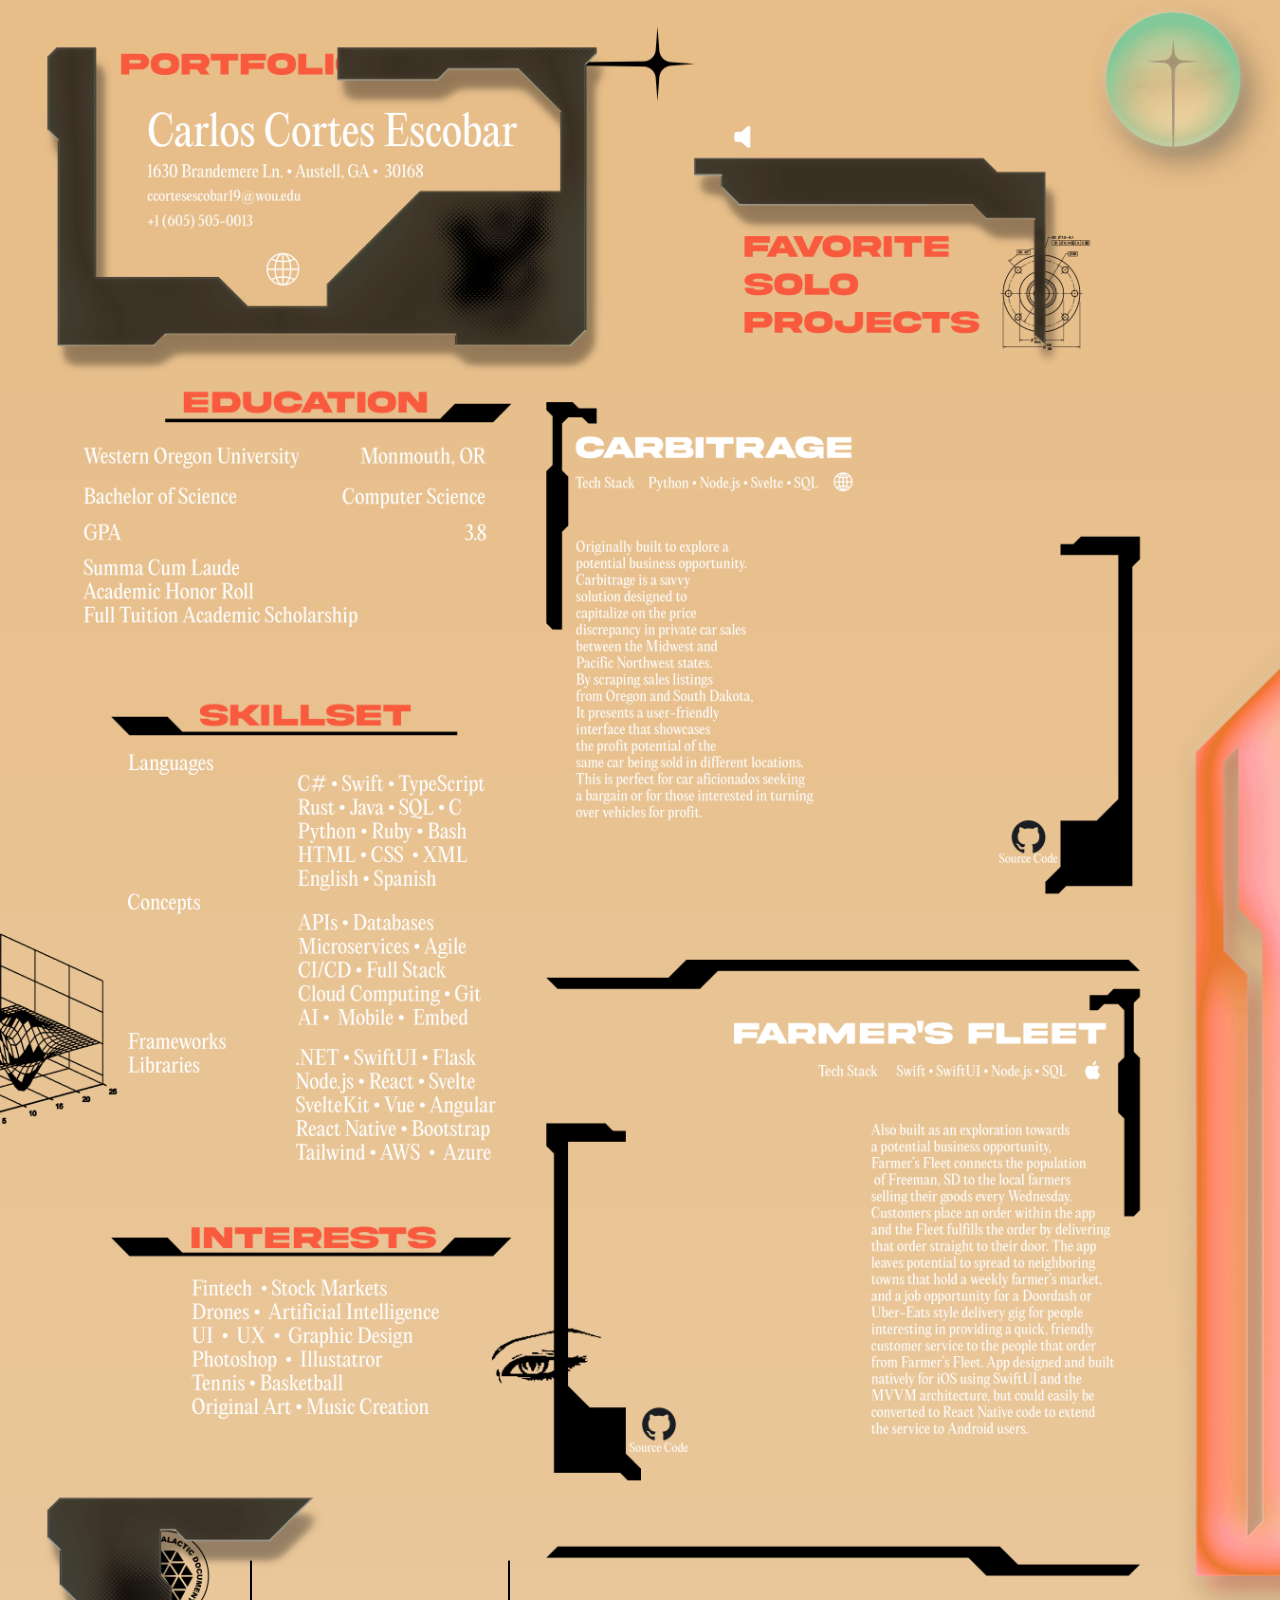
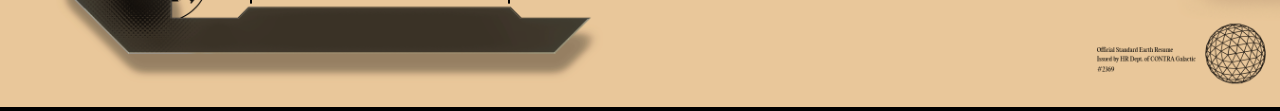
<file: index.html>
<!DOCTYPE html>
<html lang="en">
<head>
    <meta charset="UTF-8">
    <meta name="viewport" content="width=device-width, initial-scale=1.0">
    <title>Carlos Cortes Escobar's Portfolio</title>
    <link rel="stylesheet" href="./src/style.css">
    <script src="./src/script.js"></script>
    <link rel="stylesheet" href="https://cdnjs.cloudflare.com/ajax/libs/font-awesome/6.4.0/css/all.min.css" integrity="sha512-iecdLmaskl7CVkqkXNQ/ZH/XLlvWZOJyj7Yy7tcenmpD1ypASozpmT/E0iPtmFIB46ZmdtAc9eNBvH0H/ZpiBw==" crossorigin="anonymous" referrerpolicy="no-referrer" />

</head>
<body>

    <div class="wrapper">
        <img class="bg" src="./src/assets/images/portfolio.png" alt="">
        <a class="kfoo" href="https://kung.foo/carlos" target="_blank"></a>
        <a class="carbit" href="https://github.com/CarlosCortesEscobar/Carbitrage" target="_blank"></a>
        <a class="ffleet" href="https://github.com/CarlosCortesEscobar" target="_blank"></a>

        <div class="music">
            <audio class="player" src="./src/assets/audio/diana.mp3"></audio>
            <img class="spkr" id="spkrI" src="./src/assets/images/speakeron.png" style="visibility: hidden;" alt="">
            <img class="spkr" id="spkrO" src="./src/assets/images/speakeroff.png" alt="">
        </div>

        <div class="scroll-container">
            <div class="scroll-text">
                • DILIGENCE • AMBITION • INTEGRITY • LOYALTY • ACUMEN • 
            </div>
        </div>
    </div>
</body>
</html>
</file>
<file: src/style.css>
@font-face {
    font-family: 'HEXCO';
    src: url('./assets/fonts/HEXCO.otf'); 
}

body {
    margin: 0px;
    background-color: #000;
}

.wrapper {
    position: relative;
    width: 100%;
}

.bg {
    width: 100%;
    height: auto;
}

.kfoo {
    height: 2.2%;
    width: 3%;
    border-radius: 50%;
    position: absolute;
    top: 15.7%;
    left: 22.1%;
    transform: translate(-50%, -50%);
}

.spkr {
    height: 1.3%;
    position: absolute;
    top: 8%;
    left: 58%;
    transform: translate(-50%, -50%);
}

.spkr:hover {
    cursor: pointer;
}

.spkr:first-of-type {
    left: 58.5%;
    visibility: visible;
}

.carbit, .ffleet {
    height: 2.9%;
    width: 4.7%;
    position: absolute;
    transform: translate(-50%, -50%);
}

.carbit {
    top: 49.2%;
    left: 80.4%;
}

.ffleet {
    top: 83.7%;
    left: 51.5%;
}

.scroll-container {
    height: 2.5%;
    width: 20%;
    top: 92.5%;
    left: 29.7%;
    position: absolute;
    transform: translate(-50%, -50%);
    overflow: hidden;
    color: #fff;
    display: flex;
    align-items: center;
    border-left: 2px solid #000;
    border-right: 2px solid #000;
}

.scroll-text {
    font-family: 'HEXCO';
    font-size: 200%;
    line-height: 1;
    white-space: nowrap; 
    transform: translateX(100%);
    animation: scroll-anime 8s linear infinite;
}

@keyframes scroll-anime {
    from {
    transform: translateX(35%);
    }
    to {
    transform: translateX(-100%);
    }
}

@media screen and (max-width: 800px) {
    .scroll-container {
        border-left: 1px solid #000;
        border-right: 1px solid #000;
    }

    .scroll-text {
        font-size: 100%;
    }
}

@media screen and (max-width: 400px) {
    .scroll-container {
        border-left: 0.5px solid #000;
        border-right: 0.5px solid #000;
    }
    .scroll-text {
        font-size: 50%;
    }
}

@media screen and (max-width: 250px) {
    .scroll-container {
        border-left: 0px;
        border-right: 0px;
    }
    .scroll-text {
        font-size: 5pt;
    }
}
</file>
